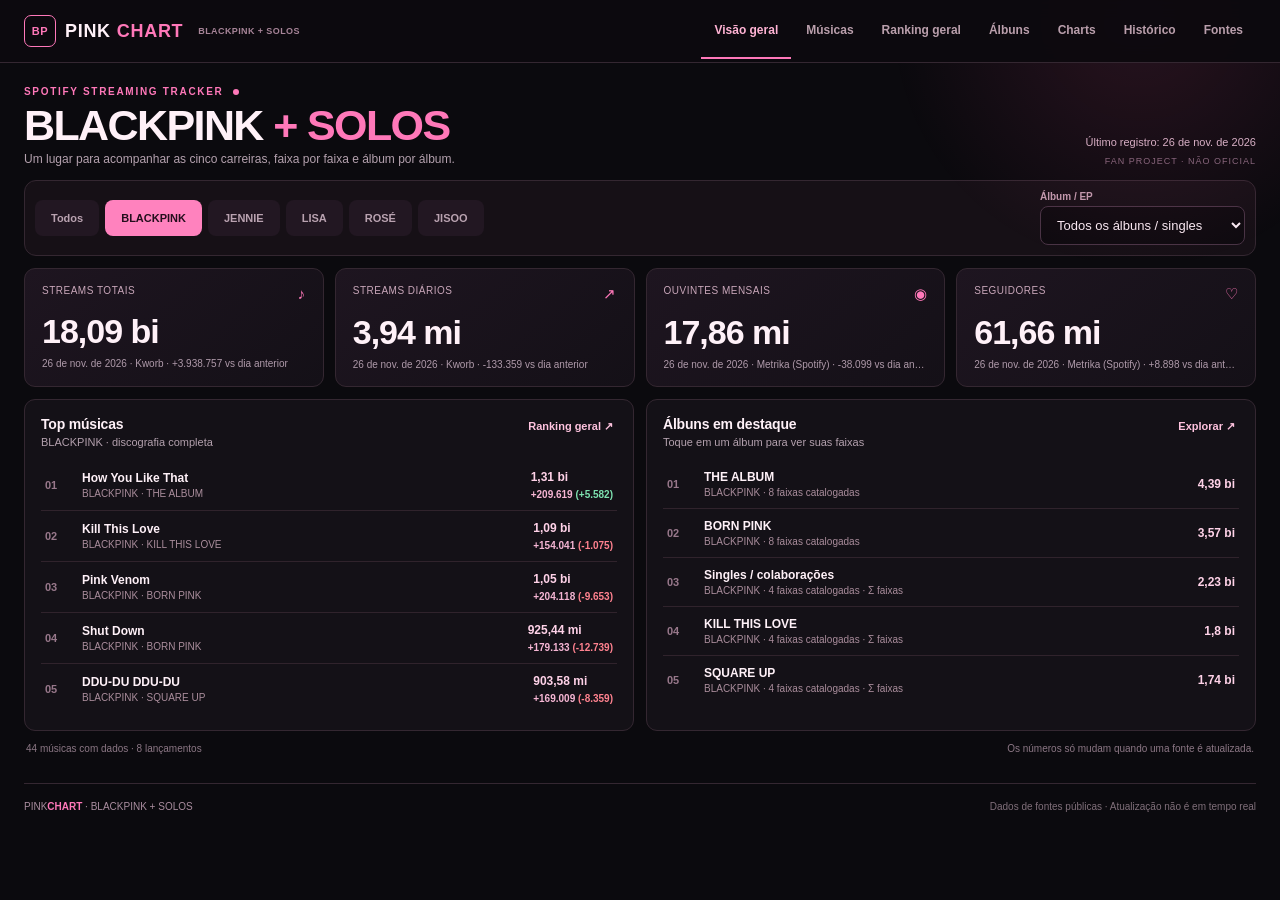
<file: index.html>
<!doctype html><html lang="pt-BR"><head>
<meta charset="utf-8"><meta name="viewport" content="width=device-width, initial-scale=1"><meta name="theme-color" content="#0c0b0f">
<meta name="description" content="PINKCHART: streams, álbuns e charts do BLACKPINK, JENNIE, LISA, ROSÉ e JISOO.">
<title>PINKCHART — BLACKPINK + SOLOS</title><link rel="icon" href="assets/favicon.svg" type="image/svg+xml"><link rel="stylesheet" href="assets/styles.css">
<script defer src="assets/seed.js"></script><script defer src="assets/app.js"></script></head><body>
<header class="topbar"><div class="shell header-in">
<a class="logo" href="#top" aria-label="PINKCHART início"><span class="logo-box">BP</span>PINK<span>CHART</span><small>BLACKPINK + SOLOS</small></a>
<nav id="tabs" aria-label="Navegação"><button class="tab active" data-tab="overview">Visão geral</button><button class="tab" data-tab="tracks">Músicas</button><button class="tab" data-tab="overall">Ranking geral</button><button class="tab" data-tab="albums">Álbuns</button><button class="tab" data-tab="charts">Charts</button><button class="tab" data-tab="history">Histórico</button><button class="tab" data-tab="sources">Fontes</button></nav>
</div></header>
<main class="shell" id="top">
<div class="mast"><div><div class="kicker">SPOTIFY STREAMING TRACKER <span class="live-dot"></span></div><h1>BLACKPINK <b>+ SOLOS</b></h1><p>Um lugar para acompanhar as cinco carreiras, faixa por faixa e álbum por álbum.</p></div><div class="mast-right"><span class="last" id="latestDate">Último registro: —</span><span class="nonofficial">FAN PROJECT · NÃO OFICIAL</span></div></div>
<div class="workspace" aria-label="Filtros principais"><div class="artist-picks" id="artistPicks"><button class="artist-chip" data-artist="all">Todos</button><button class="artist-chip active" data-artist="blackpink">BLACKPINK</button><button class="artist-chip" data-artist="jennie">JENNIE</button><button class="artist-chip" data-artist="lisa">LISA</button><button class="artist-chip" data-artist="rose">ROSÉ</button><button class="artist-chip" data-artist="jisoo">JISOO</button></div><div class="album-filter"><label for="albumSelect">Álbum / EP</label><select id="albumSelect"><option value="all">Todos os álbuns</option></select></div></div>
<div id="notice" class="notice" hidden></div>
<div class="statgrid" aria-label="Indicadores"><article class="stat"><small>STREAMS TOTAIS <span>♪</span></small><strong id="metric-streams">—</strong><p id="sub-streams">—</p></article><article class="stat"><small>STREAMS DIÁRIOS <span>↗</span></small><strong id="metric-dailyStreams">—</strong><p id="sub-dailyStreams">—</p></article><article class="stat"><small>OUVINTES MENSAIS <span>◉</span></small><strong id="metric-monthlyListeners">—</strong><p id="sub-monthlyListeners">—</p></article><article class="stat"><small>SEGUIDORES <span>♡</span></small><strong id="metric-followers">—</strong><p id="sub-followers">—</p></article></div>
<section data-view="overview" class="view visible"><div class="dual">
<div class="panel"><div class="panel-head"><div><h2 id="overviewHeading">Top músicas</h2><p id="overviewSub">Os maiores números disponíveis</p></div><button class="link-btn" data-open="overall">Ranking geral ↗</button></div><div id="topTracks" class="shortlist"></div></div>
<div class="panel"><div class="panel-head"><div><h2>Álbuns em destaque</h2><p>Toque em um álbum para ver suas faixas</p></div><button class="link-btn" data-open="albums">Explorar ↗</button></div><div id="albumHighlights" class="shortlist"></div></div></div>
<div class="subfooter"><span id="overviewStatus">Carregando os dados…</span><span>Os números só mudam quando uma fonte é atualizada.</span></div></section>
<section data-view="tracks" class="view" hidden><div class="panel"><div class="panel-head"><div><h2>Ranking de músicas</h2><p id="trackCount">Discografia por artista e álbum</p></div><button class="link-btn" id="exportCSV">↓ Exportar CSV</button></div><div class="tools"><input class="search" id="searchSongs" placeholder="Buscar música…" aria-label="Buscar música"><select id="sortSongs" aria-label="Ordenar faixas"><option value="total">Mais streams</option><option value="daily">Maior daily</option><option value="title">A–Z</option></select><label class="inline-checkbox"><input type="checkbox" id="hideVersions" checked> Ocultar versões</label></div><div class="table-wrap"><table class="listing"><thead><tr><th>#</th><th>Música</th><th>Artista / Álbum</th><th class="num">Streams</th><th class="num">Daily (Δ)</th></tr></thead><tbody id="songTable"></tbody></table></div><div class="paginate"><span id="songsPageInfo">—</span><div><button id="songPrev" aria-label="Página anterior">‹</button><button id="songNext" aria-label="Próxima página">›</button></div></div></div></section>
<section data-view="overall" class="view" hidden><div class="panel">
<div class="panel-head"><div><h2>Ranking geral · BLACKPINK + SOLOS</h2><p id="overallCount">Todas as faixas dos cinco perfis, inclusive versões e colaborações</p></div><button class="link-btn" id="overallCSV">↓ CSV completo</button></div>
<div class="tools ranking-tools">
<input class="search" id="overallSearch" placeholder="Buscar música ou artista…" aria-label="Buscar no ranking geral">
<select id="overallArtist" aria-label="Filtrar ranking por artista"><option value="all">Todos os 5 perfis</option><option value="blackpink">BLACKPINK</option><option value="jennie">JENNIE</option><option value="lisa">LISA</option><option value="rose">ROSÉ</option><option value="jisoo">JISOO</option></select>
<select id="overallSort" aria-label="Ordenar ranking geral"><option value="total">Mais streams totais</option><option value="daily">Maior daily</option><option value="change">Maior aumento no daily</option><option value="title">Nome A–Z</option></select>
<label class="inline-checkbox"><input type="checkbox" id="overallHideVersions"> Ocultar versões</label>
</div>
<p class="delta-help">Daily = streams no último dia disponível. (Δ) = diferença em relação à medição anterior da mesma música; (—) = aguardando outra coleta. As versões entram separadamente e colaborações podem constar em mais de um perfil.</p>
<div class="table-wrap"><table class="listing overall-table"><thead><tr><th>#</th><th>Música · Artista</th><th class="num">Streams</th><th class="num">Daily (Δ)</th></tr></thead><tbody id="overallTable"></tbody></table></div>
<div class="paginate"><span id="overallPageInfo">—</span><div><button id="overallPrev" aria-label="Página anterior do ranking">‹</button><button id="overallNext" aria-label="Próxima página do ranking">›</button></div></div>
</div></section>
<section data-view="albums" class="view" hidden><div class="panel"><div class="panel-head"><div><h2>Discografia por álbum</h2><p>Álbuns de estúdio, EPs e singles organizados por artista</p></div><span class="dim" id="albumCount"></span></div><div class="album-grid" id="albumGrid"></div></div></section>
<section data-view="charts" class="view" hidden><div class="panel"><div class="panel-head"><div><h2>Spotify Charts</h2><p>Top 200 por país — posição e streams quando disponíveis</p></div><span id="chartDate" class="dim">—</span></div><div class="tools"><div class="switch"><button data-period="daily" class="active">Diário</button><button data-period="weekly">Semanal</button></div><select id="country"><option value="ALL">Todos os países</option><option value="GLOBAL">Global</option><option value="BR">Brasil</option><option value="KR">Coreia</option><option value="US">EUA</option><option value="JP">Japão</option></select></div><div class="table-wrap"><table class="listing"><thead><tr><th>Data</th><th>Artista / Música</th><th>País</th><th class="num">#</th><th class="num">Streams</th></tr></thead><tbody id="chartTable"></tbody></table></div><div class="paginate"><span id="chartsPageInfo">—</span><div><button id="chartPrev">‹</button><button id="chartNext">›</button></div></div></div></section>
<section data-view="history" class="view" hidden><div class="panel"><div class="panel-head"><div><h2>Evolução e histórico</h2><p>Medições reais, por dia e por artista</p></div><select id="historyMetric"><option value="streams">Streams totais</option><option value="dailyStreams">Daily streams</option><option value="monthlyListeners">Ouvintes mensais</option><option value="followers">Seguidores</option></select></div><div class="graph" id="historyGraph"></div><div class="table-wrap"><table class="listing"><thead><tr><th>Data</th><th>Artista</th><th class="num">Streams</th><th class="num">Daily</th><th class="num">Ouvintes</th><th class="num">Seguidores</th></tr></thead><tbody id="historyTable"></tbody></table></div></div></section>
<section data-view="sources" class="view" hidden><div class="dual"><div class="panel"><h2>Fontes por artista</h2><div class="source-links" id="sourcesLinks"></div></div><div class="panel"><h2>Atualização diária e semanal</h2><p class="explain">Streams e álbuns: Kworb. Ouvintes e seguidores: Metrika quando disponíveis. O histórico individual de músicas permite calcular a diferença de streams diários entre duas coletas confirmadas; sem uma medição anterior aparece —.</p><p class="explain">Para o agendamento funcionar, publique a pasta do projeto no GitHub e ative o GitHub Actions/Pages. Em caso de falha, o site mantém o último valor verificado em vez de estimar streams.</p><p class="explain">Somas entre artistas podem duplicar colaborações; por isso o filtro “Todos” não soma métricas de perfis diferentes. Totais de álbuns mostrados pelo Kworb podem diferir da soma das faixas listadas.</p><p class="explain">PINKCHART é um projeto de fã, sem vínculo oficial com Spotify, BLACKPINK ou gravadoras.</p></div></div></section>
<footer class="foot"><span class="footer-brand">PINK<b>CHART</b> · BLACKPINK + SOLOS</span><span>Dados de fontes públicas · Atualização não é em tempo real</span></footer>
</main><div id="toast" role="status" aria-live="polite"></div></body></html>
</file>
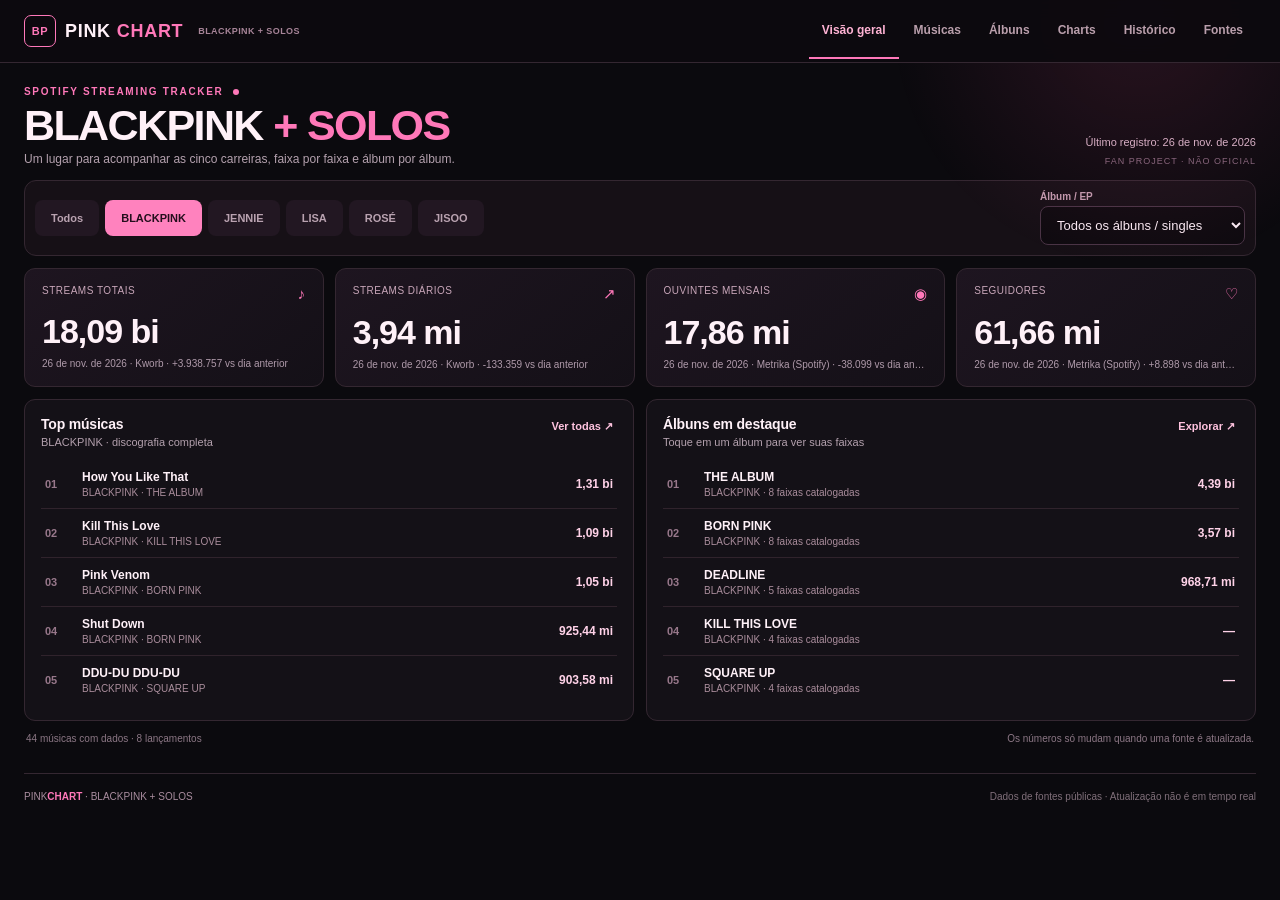
<file: pinkchart-preview.html>
<!doctype html><html lang="pt-BR"><head>
<meta charset="utf-8"><meta name="viewport" content="width=device-width, initial-scale=1"><meta name="theme-color" content="#0c0b0f">
<meta name="description" content="PINKCHART: streams, álbuns e charts do BLACKPINK, JENNIE, LISA, ROSÉ e JISOO.">
<title>PINKCHART — BLACKPINK + SOLOS</title><link rel="icon" href="assets/favicon.svg" type="image/svg+xml"><style>:root{font-family:Arial,Helvetica,sans-serif;color-scheme:dark;--bg:#0b0a0e;--panel:#141117;--line:#342731;--pink:#ff78b9;--text:#fff1f8;--muted:#b4a1ae}*{box-sizing:border-box}html{scroll-behavior:smooth}body{background:var(--bg);color:var(--text);margin:0;font-size:13px}body::before{content:"";position:fixed;top:-220px;right:-160px;width:600px;height:480px;background:radial-gradient(circle,rgba(255,81,159,.12),transparent 65%);pointer-events:none}button,input,select{font:inherit}button{cursor:pointer}a{color:inherit;text-decoration:none}a:hover{color:var(--pink)}.shell{width:min(1280px,100%);padding:0 24px;margin:auto}.topbar{position:sticky;top:0;z-index:20;background:rgba(13,10,15,.97);border-bottom:1px solid var(--line);backdrop-filter:blur(9px)}.header-in{display:flex;align-items:center;justify-content:space-between;gap:20px;min-height:62px}.logo{display:flex;align-items:center;white-space:nowrap;font-weight:900;letter-spacing:.7px;font-size:18px;gap:6px}.logo>span:not(.logo-box),.footer-brand b{color:var(--pink)}.logo-box{font-size:11px;display:grid;place-items:center;color:var(--pink);width:32px;height:32px;border:1px solid var(--pink);border-radius:7px;margin-right:3px}.logo small{font-size:9px;margin-left:9px;color:#a78498;letter-spacing:.4px}nav{display:flex;gap:2px;overflow-x:auto;scrollbar-width:none}nav::-webkit-scrollbar{display:none}nav button{background:transparent;border:0;border-bottom:2px solid transparent;color:#ba9fac;padding:20px 13px;white-space:nowrap;font-size:12px;font-weight:700}nav button.active,nav button:hover{color:#ffb3d4;border-color:var(--pink)}.mast{display:flex;align-items:end;justify-content:space-between;gap:12px;padding:23px 0 14px}.kicker{color:var(--pink);font-size:10px;font-weight:800;letter-spacing:1.7px}.live-dot{display:inline-block;height:6px;width:6px;border-radius:100%;background:var(--pink);margin-left:5px}h1{font-size:clamp(26px,3.7vw,43px);letter-spacing:-1.6px;margin:7px 0 5px;line-height:1;font-weight:900}h1 b{color:var(--pink)}.mast p{margin:0;color:var(--muted);font-size:12px}.mast-right{display:flex;flex-direction:column;align-items:end;gap:8px}.last{font-size:11px;color:#d6b4c7}.nonofficial{font-size:9px;letter-spacing:1px;color:#83677b}.workspace{display:flex;justify-content:space-between;align-items:center;gap:15px;border:1px solid var(--line);padding:10px;border-radius:12px;background:#161016}.artist-picks{display:flex;gap:6px;min-width:0;overflow-x:auto;scrollbar-width:none}.artist-picks::-webkit-scrollbar{display:none}.artist-chip{padding:11px 15px;color:#b9a2b0;border:1px solid transparent;border-radius:8px;background:#221722;font-size:11px;font-weight:800;white-space:nowrap}.artist-chip.active,.artist-chip:hover{background:#ff82be;color:#230e1c}.album-filter{display:flex;flex-direction:column;gap:4px;min-width:205px}.album-filter label{font-size:10px;color:#c19aad;font-weight:700}.album-filter select,select,.search{background:#0f0b10;color:#faebf3;border:1px solid #493445;border-radius:8px;outline:0;padding:10px 12px;max-width:100%}select:focus,input:focus{border-color:var(--pink)}.notice{padding:9px 13px;border-left:2px solid var(--pink);background:#281624;margin-top:10px;font-size:11px;color:#e5bfd2;border-radius:4px}.statgrid{display:grid;grid-template-columns:repeat(4,minmax(0,1fr));gap:11px;margin:12px 0}.stat{background:linear-gradient(140deg,#1e1520,#141017);border:1px solid var(--line);border-radius:11px;min-width:0;padding:16px 17px}.stat small{display:flex;justify-content:space-between;color:#c8a6b9;font-size:10px;letter-spacing:.5px}.stat small span{font-size:15px;color:var(--pink)}.stat strong{display:block;font-size:clamp(20px,3vw,34px);margin:10px 0 7px;letter-spacing:-1px;white-space:nowrap}.stat p{font-size:10px;color:#af9aaa;margin:0;white-space:nowrap;overflow:hidden;text-overflow:ellipsis}.view[hidden]{display:none!important}.view{animation:appear .14s ease-out}@keyframes appear{from{opacity:.6}to{opacity:1}}.dual{display:grid;grid-template-columns:1fr 1fr;gap:12px}.panel{background:var(--panel);border:1px solid var(--line);border-radius:11px;padding:16px;min-width:0}.panel-head{display:flex;justify-content:space-between;align-items:start;gap:10px;margin-bottom:12px}h2{font-size:14px;margin:0 0 4px;letter-spacing:-.2px}.panel-head p{margin:0;color:var(--muted);font-size:11px}.link-btn{color:#ffc3df;font-size:11px;font-weight:800;background:none;border:0;white-space:nowrap;padding:4px}.shortlist{display:flex;flex-direction:column}.short-item{display:grid;grid-template-columns:26px minmax(0,1fr) auto;gap:11px;align-items:center;padding:10px 4px;border-bottom:1px solid #30232c;min-height:47px}.short-item:last-child{border-bottom:0}.short-item.clickable{cursor:pointer}.short-item.clickable:hover{background:#241721}.rank{color:#98788b;font-size:11px;font-weight:700}.short-name{font-weight:800;font-size:12px;white-space:nowrap;text-overflow:ellipsis;overflow:hidden}.short-meta{font-size:10px;color:#aa8d9c;margin-top:3px}.short-value{font-size:12px;color:#ffd2e8;font-weight:800;white-space:nowrap}.subfooter{display:flex;justify-content:space-between;gap:8px;color:#8c7785;font-size:10px;padding:12px 2px}.tools{display:flex;gap:8px;align-items:center;flex-wrap:wrap;margin-bottom:13px}.search{flex:1;min-width:165px}.inline-checkbox{font-size:11px;color:#b5a1b0;white-space:nowrap}.inline-checkbox input{accent-color:var(--pink)}.table-wrap{overflow-x:auto;max-width:100%}.listing{width:100%;border-collapse:collapse;text-align:left}.listing th{font-size:10px;letter-spacing:.45px;text-transform:uppercase;color:#9a8392;font-weight:700;border-bottom:1px solid #3a2d35;padding:10px}.listing td{font-size:12px;border-bottom:1px solid #2b2229;padding:12px 10px;vertical-align:middle}.listing tbody tr:hover{background:#21161f}.listing th.num,.listing td.num{text-align:right;white-space:nowrap;font-variant-numeric:tabular-nums}.songtitle{font-weight:800;min-width:135px}.songtitle small{font-weight:400;color:#b08da0}.label-mini{font-size:10px;color:#a98b9d}.songtitle a{margin-left:8px;color:var(--pink);font-weight:400}.number-pink{color:#ffacd3;font-weight:700}.empty{text-align:center;color:#b2a0ae;padding:34px 14px!important;font-size:12px}.paginate{display:flex;justify-content:space-between;align-items:center;padding-top:10px;color:var(--muted);font-size:11px}.paginate button{border:1px solid #513545;background:#261622;color:#ffabd0;border-radius:7px;width:33px;height:29px;font-size:19px;margin-left:4px}.paginate button:disabled{opacity:.35;cursor:not-allowed}.album-grid{display:grid;grid-template-columns:repeat(3,minmax(0,1fr));gap:10px;max-height:405px;overflow:auto;padding-right:3px}.album-tile{background:#1d141c;border:1px solid #40303b;border-radius:10px;padding:13px;text-align:left;min-width:0;display:flex;align-items:center;gap:12px;color:inherit;transition:border-color .15s}.album-tile:hover{border-color:var(--pink)}.album-icon{background:#301b2b;color:#ffa9cf;border:1px solid #61394e;width:44px;height:44px;border-radius:9px;display:grid;place-items:center;font-size:17px;flex-shrink:0}.album-tile strong{display:block;white-space:nowrap;text-overflow:ellipsis;overflow:hidden;font-size:12px}.album-tile small{display:block;margin-top:4px;font-size:10px;color:#b49eab}.album-text{min-width:0}.album-count{font-size:11px;color:#ffb8d7;font-weight:800;display:block;margin-top:5px}.switch{display:flex;border:1px solid #4a3442;background:#0c0a0d;border-radius:8px;padding:3px}.switch button{border:0;background:transparent;color:#bdaab5;border-radius:5px;padding:8px 12px;font-size:11px;font-weight:800}.switch button.active{color:#2d1320;background:var(--pink)}.dim{color:var(--muted);font-size:10px}.graph{height:160px;display:flex;align-items:center;justify-content:center;border:1px dashed #3e2c38;border-radius:9px;margin:12px 0;color:#a891a1;font-size:12px;text-align:center;padding:15px}.graph svg{width:100%;height:100%;overflow:visible}.source-links{display:grid;gap:8px}.source-links a{border:1px solid #3c2d38;border-radius:9px;padding:11px 12px;font-size:12px;display:flex;justify-content:space-between;color:#e9cbd9}.explain{color:#bca9b5;font-size:12px;line-height:1.6}.foot{margin-top:17px;border-top:1px solid var(--line);display:flex;justify-content:space-between;padding:17px 0 26px;font-size:10px;color:#aa8d9f}.foot>span:last-child{color:#806f7a}#toast{position:fixed;bottom:20px;right:20px;background:#291521;border:1px solid #9e5476;color:#ffecf4;display:none;padding:12px 15px;border-radius:9px;z-index:80}#toast.show{display:block}@media(max-width:1060px){.header-in{flex-direction:column;align-items:stretch;gap:0;padding-top:9px}.logo{height:34px}nav{width:100%;justify-content:space-between}nav button{padding:12px 10px}.workspace{flex-wrap:wrap}.artist-picks{width:100%}.album-filter{width:100%}.album-filter select{width:100%}}@media(max-width:700px){.shell{padding:0 14px}.mast{padding:15px 0 11px}.mast h1{font-size:27px}.mast p{display:none}.mast-right{gap:4px}.nonofficial{display:none}.last{font-size:10px;text-align:right}.workspace{padding:7px;gap:7px}.artist-chip{padding:10px 13px}.album-filter{flex-direction:row;align-items:center}.album-filter label{min-width:63px}.album-filter select{flex:1;padding:9px;font-size:11px}.statgrid{grid-template-columns:repeat(2,minmax(0,1fr));gap:7px;margin:9px 0}.stat{padding:11px 12px}.stat strong{font-size:23px;margin:7px 0 4px}.stat small{font-size:9px}.stat p{font-size:9px}.dual{grid-template-columns:1fr;gap:9px}.panel{padding:12px}.short-item{min-height:40px;padding:7px 4px}.shortlist .short-item:nth-child(n+5){display:none}.album-grid{grid-template-columns:repeat(2,minmax(0,1fr));max-height:330px}.album-tile{padding:8px;gap:8px}.album-icon{width:35px;height:35px}.listing td{padding:9px 7px;font-size:11px}.listing th{padding:8px 7px}.listing th:nth-child(3),.listing td:nth-child(3){display:none}.songtitle{min-width:130px}.tools{gap:6px}.foot>span:last-child{display:none}}@media(max-width:375px){.logo small{display:none}.artist-chip{padding:10px}.stat strong{font-size:21px}.album-grid{grid-template-columns:1fr}}
</style>
<script>window.__PINKCHART_SEED = {"artists":{"blackpink":{"artist":"BLACKPINK","artistId":"41MozSoPIsD1dJM0CLPjZF","metrics":{"streams":{"value":17893472271,"date":"2026-10-09","source":"Kworb","approximate":false},"dailyStreams":{"value":4255766,"date":"2026-10-09","source":"Kworb","approximate":false},"monthlyListeners":{"value":19028664,"date":"2026-10-10","source":"Spotify Top","approximate":false},"followers":{"value":61200000,"date":"2026-10-10","source":"ChartMasters","approximate":true},"tracks":{"value":109,"date":"2026-10-09","source":"Kworb","approximate":false}},"songsDate":"2026-10-09","songs":[["How You Like That",1297956812,227852],["Kill This Love",1081673172,167845],["Pink Venom",1040514225,239949],["Shut Down",916021582,205621],["DDU-DU DDU-DU",894952340,185343],["As If It's Your Last",822246291,239187],["Kiss And Make Up",785280008,142189],["Lovesick Girls",768976728,161163],["BOOMBAYAH",732538349,200694],["JUMP",704721569,549681],["Ice Cream (with Selena Gomez)",677327628,89913],["Pretty Savage",599859268,146292],["PLAYING WITH FIRE",571733813,165919],["WHISTLE",510573077,118037],["Typa Girl",488457178,95735],["Forever Young",453504945,116507],["Sour Candy (with BLACKPINK)",428160091,54111],["Don't Know What To Do",370490653,89408],["Tally",347048279,57170],["Love To Hate Me",295862962,58639],["STAY",290263025,57505],["Crazy Over You",284124266,49877],["Hard to Love",275563570,50051],["Bet You Wanna (feat. Cardi B)",224243363,26102],["You Never Know",208668409,31397],["Really",200182908,35136],["Kick It",193931356,32376],["See U Later",175325124,33961],["THE GIRLS - BLACKPINK THE GAME OST",168979954,35115],["The Happiest Girl",167666829,32131],["Ready For Love",153300934,32025],["Yeah Yeah Yeah",149601008,25355],["Hope Not",143058664,20088],["GO",106994385,148150],["BOOMBAYAH - Japanese Version",100408026,10093],["DDU-DU DDU-DU - Remix",95386505,13282],["DDU-DU DDU-DU - Japanese Version",81849471,9552],["WHISTLE - Acoustic Ver.",81406146,11894],["Champion",53308658,80682],["Me and my",37652039,55397],["Fxxxboy",27046707,34532]],"albumsDate":"2026-10-09","albums":[["THE ALBUM",4357019436,791235],["BORN PINK",3538173605,738037],["BLACKPINK 2021 'THE SHOW' LIVE",3236722745,574033],["THE ALBUM (JP Ver.)",2286457623,391711],["DEADLINE",929723358,868442],["Dua Lipa (Complete Edition)",785280008,142189],["BLACKPINK IN YOUR AREA (Japanese Version)",493735640,60757],["BLACKPINK (Japanese Version)",294158374,36058]],"chartsDate":"2026-10-10","charts":[{"country":"Coreia do Sul","code":"KR","period":"daily","title":"As If It's Your Last","position":190,"streams":12868,"date":"2026-10-10","source":"Spotify Top"}],"sourceLinks":{"kworbSongs":"https://kworb.net/spotify/artist/41MozSoPIsD1dJM0CLPjZF_songs.html","kworbAlbums":"https://kworb.net/spotify/artist/41MozSoPIsD1dJM0CLPjZF_albums.html","spotifyTop":"https://spotify-top.com/artist/blackpink","chartmasters":"https://chartmasters.org/artist/Black-Pink/","spotify":"https://open.spotify.com/artist/41MozSoPIsD1dJM0CLPjZF"}},"jennie":{"artist":"JENNIE","artistId":"250b0Wlc5Vk0CoUsaCY84M","metrics":{"streams":{"value":8732773989,"date":"2026-10-09","source":"Kworb","approximate":false},"dailyStreams":{"value":7409324,"date":"2026-10-09","source":"Kworb","approximate":false},"tracks":{"value":43,"date":"2026-10-09","source":"Kworb","approximate":false},"monthlyListeners":{"value":47979524,"date":"2026-10-07","source":"Spotify Top","approximate":false}},"songsDate":"2026-10-09","songs":[["One Of The Girls (with JENNIE, Lily Rose Depp)",2885552990,2166353],["like JENNIE",958990019,645728],["SOLO",802509996,137320],["Mantra",588614418,277769],["Dracula (with JENNIE)",548560152,1336723],["You & Me",357253259,113622],["ExtraL (feat. Doechii)",355393582,221014],["SPOT!",310646826,133217],["Love Hangover (feat. Dominic Fike)",251119523,132982],["Intro : JANE with FKJ",37444867,25658],["F.T.S.",36425417,26235],["FALLEN ANGEL",30569426,335344],["HEAVEN",21590117,225039]],"albumsDate":"2026-09-27","albums":[["Ruby (The Complete Collection)",3278862215,2277911],["Ruby",3220157206,2142050],["Fallen Angel",114811682,1207380]],"charts":[{"artistKey":"jennie","country":"Global","code":"GLOBAL","period":"daily","title":"One Of The Girls","position":39,"streams":1935918,"date":"2026-10-07","source":"Spotify Top"},{"artistKey":"jennie","country":"Coreia do Sul","code":"KR","period":"daily","title":"Less than a Lover","position":68,"streams":19022,"date":"2026-10-07","source":"Spotify Top"}],"chartsDate":"2026-10-07","sourceLinks":{"kworbSongs":"https://kworb.net/spotify/artist/250b0Wlc5Vk0CoUsaCY84M_songs.html","kworbAlbums":"https://kworb.net/spotify/artist/250b0Wlc5Vk0CoUsaCY84M_albums.html","spotify":"https://open.spotify.com/artist/250b0Wlc5Vk0CoUsaCY84M","spotifyTop":"https://spotify-top.com/artist/jennie"}},"lisa":{"artist":"LISA","artistId":"5L1lO4eRHmJ7a0Q6csE5cT","metrics":{"streams":{"value":5628526045,"date":"2026-10-09","source":"Kworb","approximate":false},"dailyStreams":{"value":3686097,"date":"2026-10-09","source":"Kworb","approximate":false},"tracks":{"value":32,"date":"2026-10-09","source":"Kworb","approximate":false},"monthlyListeners":{"value":18420795,"date":"2026-10-10","source":"Spotify Top","approximate":false}},"songsDate":"2026-10-09","songs":[["MONEY",1442042566,233873],["LALISA",656111398,133223],["Rockstar",643762144,336181],["Moonlit Floor (Kiss Me)",446343004,175816],["New Woman (feat. ROSALÍA)",425422228,143008],["Born Again (feat. Doja Cat & RAYE)",397692056,237636],["SG (with Ozuna, Megan Thee Stallion & LISA of BLACKPINK)",354358681,60189],["Shoong! (feat. LISA of BLACKPINK)",225902115,55855]],"albumsDate":"2026-10-09","albums":[["Alter Ego",2539888576,1423727],["Love Is Like",108580023,59911]],"charts":[{"artistKey":"lisa","country":"Global","code":"GLOBAL","period":"daily","title":"SaWaDiKa","position":165,"streams":1240999,"date":"2026-10-10","source":"Spotify Top"}],"chartsDate":"2026-10-10","sourceLinks":{"kworbSongs":"https://kworb.net/spotify/artist/5L1lO4eRHmJ7a0Q6csE5cT_songs.html","kworbAlbums":"https://kworb.net/spotify/artist/5L1lO4eRHmJ7a0Q6csE5cT_albums.html","spotify":"https://open.spotify.com/artist/5L1lO4eRHmJ7a0Q6csE5cT","spotifyTop":"https://spotify-top.com/artist/lisa"}},"rose":{"artist":"ROSÉ","artistId":"3eVa5w3URK5duf6eyVDbu9","metrics":{"streams":{"value":5882514427,"date":"2026-10-09","source":"Kworb","approximate":false},"dailyStreams":{"value":3338055,"date":"2026-10-09","source":"Kworb","approximate":false},"tracks":{"value":19,"date":"2026-10-09","source":"Kworb","approximate":false},"monthlyListeners":{"value":27844070,"date":"2026-10-10","source":"Spotify Top","approximate":false}},"songsDate":"2026-10-09","songs":[["APT.",2662855494,1259620],["On The Ground",597284668,95488],["toxic till the end",487676541,318023],["Gone",478330907,103125],["number one girl",370700701,248340],["Messy (From F1® The Movie)",203690680,163099],["On My Mind",151260010,128038],["drinks or coffee",146015035,90323],["stay a little longer",117214516,87884],["3am",101559433,88792],["two years",99109836,72451],["gameboy",95448422,55229],["too bad for us",60934410,40892],["dance all night",60282985,48308],["call it the end",49822879,35162],["not the same",48419262,25998],["new trick",15561799,423102]],"albumsDate":"2026-10-08","albums":[["rosie",4297668492,2395414]],"charts":[{"artistKey":"rose","country":"Global","code":"GLOBAL","period":"daily","title":"APT.","position":150,"streams":1289544,"date":"2026-10-10","source":"Spotify Top"},{"artistKey":"rose","country":"Coreia do Sul","code":"KR","period":"daily","title":"toxic till the end","position":97,"streams":16751,"date":"2026-10-10","source":"Spotify Top"}],"chartsDate":"2026-10-10","sourceLinks":{"kworbSongs":"https://kworb.net/spotify/artist/3eVa5w3URK5duf6eyVDbu9_songs.html","kworbAlbums":"https://kworb.net/spotify/artist/3eVa5w3URK5duf6eyVDbu9_albums.html","spotify":"https://open.spotify.com/artist/3eVa5w3URK5duf6eyVDbu9","spotifyTop":"https://spotify-top.com/artist/rose"}},"jisoo":{"artist":"JISOO","artistId":"6UZ0ba50XreR4TM8u322gs","metrics":{"streams":{"value":1424625574,"date":"2026-10-05","source":"Kworb","approximate":false},"dailyStreams":{"value":845860,"date":"2026-10-05","source":"Kworb","approximate":false},"tracks":{"value":13,"date":"2026-10-05","source":"Kworb","approximate":false},"monthlyListeners":{"value":7621898,"date":"2026-10-10","source":"Spotify Top","approximate":false}},"songsDate":"2026-10-05","songs":[["FLOWER",639427471,105582],["earthquake",202923514,116893],["All Eyes On Me",191771293,41571],["EYES CLOSED (with ZAYN)",184023517,152327],["Your Love",88410693,96602],["Hugs & Kisses",49346958,47237],["TEARS",35747945,32757],["CLICK",21671414,241964]],"albumsDate":"2026-10-05","albums":[["AMORTAGE",376429110,293489]],"charts":[{"artistKey":"jisoo","country":"Vietnã","code":"VN","period":"daily","title":"CLICK","position":178,"streams":23553,"date":"2026-10-10","source":"Spotify Top"}],"chartsDate":"2026-10-10","sourceLinks":{"kworbSongs":"https://kworb.net/spotify/artist/6UZ0ba50XreR4TM8u322gs_songs.html","kworbAlbums":"https://kworb.net/spotify/artist/6UZ0ba50XreR4TM8u322gs_albums.html","spotify":"https://open.spotify.com/artist/6UZ0ba50XreR4TM8u322gs","spotifyTop":"https://spotify-top.com/artist/jisoo"}}},"catalog":{"blackpink":{"DEADLINE":["JUMP","GO","Me and my","Champion","Fxxxboy"],"BORN PINK":["Pink Venom","Shut Down","Typa Girl","Yeah Yeah Yeah","Hard to Love","The Happiest Girl","Tally","Ready For Love"],"THE ALBUM":["How You Like That","Ice Cream","Pretty Savage","Bet You Wanna","Lovesick Girls","Crazy Over You","Love To Hate Me","You Never Know"],"KILL THIS LOVE":["Kill This Love","Don't Know What To Do","Kick It","Hope Not"],"SQUARE UP":["DDU-DU DDU-DU","Forever Young","Really","See U Later"],"SQUARE TWO":["PLAYING WITH FIRE","STAY"],"SQUARE ONE":["WHISTLE","BOOMBAYAH"],"Singles / colaborações":["As If It's Your Last","Kiss And Make Up","Sour Candy","THE GIRLS"]},"jennie":{"Ruby":["Intro : JANE with FKJ","like JENNIE","start a war","Handlebars","with the IE (way up)","ExtraL","Mantra","Love Hangover","ZEN","Damn Right","F.T.S.","Filter","Seoul City","Starlight","twin"],"Fallen Angel":["FALLEN ANGEL","Less than a Lover","HEAVEN"],"SOLO":["SOLO"],"Singles / colaborações":["You & Me","SPOT!","One Of The Girls","Dracula"]},"lisa":{"Alter Ego":["Born Again","Rockstar","Elastigirl","Thunder","New Woman","FXCK UP THE WORLD","Rapunzel","Moonlit Floor (Kiss Me)","When I’m With You","BADGRRRL","Lifestyle","Chill","Dream","FXCK UP THE WORLD (Vixi Solo Version)","Rapunzel (Kiki Solo Version)"],"LALISA":["LALISA","MONEY"],"Singles / colaborações":["SG","Shoong!","SaWaDiKa"]},"rose":{"rosie":["3am","two years","toxic till the end","drinks or coffee","gameboy","stay a little longer","not the same","call it the end","too bad for us","dance all night","number one girl","APT."],"-R-":["On The Ground","Gone"],"Singles / colaborações":["Messy","On My Mind","Without You","new trick"]},"jisoo":{"AMORTAGE":["earthquake","Your Love","TEARS","Hugs & Kisses"],"ME":["FLOWER","All Eyes On Me"],"Singles / colaborações":["EYES CLOSED","CLICK"]}},"artistHistory":{"blackpink":[{"date":"2026-10-09","streams":17893472271,"dailyStreams":4255766},{"date":"2026-10-10","monthlyListeners":19028664,"followers":61200000,"followersApproximate":true}],"jennie":[{"date":"2026-10-07","monthlyListeners":47979524},{"date":"2026-10-09","streams":8732773989,"dailyStreams":7409324}],"lisa":[{"date":"2026-10-09","streams":5628526045,"dailyStreams":3686097},{"date":"2026-10-10","monthlyListeners":18420795}],"rose":[{"date":"2026-10-09","streams":5882514427,"dailyStreams":3338055},{"date":"2026-10-10","monthlyListeners":27844070}],"jisoo":[{"date":"2026-10-05","streams":1424625574,"dailyStreams":845860},{"date":"2026-10-10","monthlyListeners":7621898}]},"chartHistoryAll":[{"country":"Coreia do Sul","code":"KR","period":"daily","title":"As If It's Your Last","position":190,"streams":12868,"date":"2026-10-10","source":"Spotify Top","artistKey":"blackpink"},{"artistKey":"jennie","country":"Global","code":"GLOBAL","period":"daily","title":"One Of The Girls","position":39,"streams":1935918,"date":"2026-10-07","source":"Spotify Top"},{"artistKey":"jennie","country":"Coreia do Sul","code":"KR","period":"daily","title":"Less than a Lover","position":68,"streams":19022,"date":"2026-10-07","source":"Spotify Top"},{"artistKey":"lisa","country":"Global","code":"GLOBAL","period":"daily","title":"SaWaDiKa","position":165,"streams":1240999,"date":"2026-10-10","source":"Spotify Top"},{"artistKey":"rose","country":"Global","code":"GLOBAL","period":"daily","title":"APT.","position":150,"streams":1289544,"date":"2026-10-10","source":"Spotify Top"},{"artistKey":"rose","country":"Coreia do Sul","code":"KR","period":"daily","title":"toxic till the end","position":97,"streams":16751,"date":"2026-10-10","source":"Spotify Top"},{"artistKey":"jisoo","country":"Vietnã","code":"VN","period":"daily","title":"CLICK","position":178,"streams":23553,"date":"2026-10-10","source":"Spotify Top"}]};
</script><script>(()=>{'use strict';
const $=s=>document.querySelector(s),$$=s=>[...document.querySelectorAll(s)];
const KEY_ORDER=['blackpink','jennie','lisa','rose','jisoo'];
const NAMES={blackpink:'BLACKPINK',jennie:'JENNIE',lisa:'LISA',rose:'ROSÉ',jisoo:'JISOO'};
const metricNames={streams:'Streams',dailyStreams:'Daily',monthlyListeners:'Ouvintes mensais',followers:'Seguidores'};
const st={artist:'blackpink',album:'all',view:'overview',songPage:0,chartPage:0,chartPeriod:'daily',artists:{},catalog:{},history:{},charts:[],search:'',sort:'total',hideVersions:true};
function esc(s){return String(s??'').replace(/[&<>"']/g,c=>({'&':'&amp;','<':'&lt;','>':'&gt;','"':'&quot;',"'":'&#39;'}[c]))}
function num(n){return n==null||!Number.isFinite(Number(n))?'—':Number(n).toLocaleString('pt-BR')}
function short(n){if(n==null||!Number.isFinite(Number(n)))return '—';n=Number(n);for(const [size,sfx] of [[1e12,'tri'],[1e9,'bi'],[1e6,'mi'],[1e3,'mil']])if(Math.abs(n)>=size)return (n/size).toLocaleString('pt-BR',{maximumFractionDigits:2})+' '+sfx;return num(n)}
function when(d){return d?new Date(d+'T12:00:00').toLocaleDateString('pt-BR',{day:'2-digit',month:'short',year:'numeric'}):'Sem coleta'}
function norm(s){return String(s||'').normalize('NFD').replace(/[\u0300-\u036f]/g,'').replace(/[^a-z0-9]+/ig,' ').trim().toLowerCase()}
function matchTitle(s,expected){const a=norm(s),b=norm(expected);if(a===b)return true;const extra=a.startsWith(b+' ')?a.slice(b.length+1):b.startsWith(a+' ')?b.slice(a.length+1):null;return !!(extra&&/^(feat|ft|featuring|with|from|the game|blackpink the game)/.test(extra))}
function ver(s){return /(remix|live|japanese|acoustic|instrumental|sped up|slowed| extended|0\.5x|2x\b|just jennie|arena tour|tokyo dome)/i.test(s)}
function data(k){return st.artists[k]||{metrics:{},songs:[],albums:[],charts:[]}}
function artistAlbumEntries(k){const p=data(k),seen=new Set(),out=[];
  for(const name of Object.keys(st.catalog[k]||{})){const values=(p.albums||[]).filter(a=>norm(a[0])===norm(name));const best=values.sort((a,b)=>b[1]-a[1])[0];out.push({key:k,name,total:best?.[1]??null,daily:best?.[2]??null,count:(st.catalog[k][name]||[]).length,measured:!!best});seen.add(norm(name))}
  for(const a of p.albums||[]){if(seen.has(norm(a[0])))continue;if(/\b(live|japanese|jp ver|complete edition|complete collection|greatest hits|tour|remix)\b/i.test(a[0]))continue;seen.add(norm(a[0]));out.push({key:k,name:a[0],total:a[1],daily:a[2],count:null,measured:true})}
  return out;
}
function albums(){return (st.artist==='all'?KEY_ORDER:[st.artist]).flatMap(artistAlbumEntries)}
function albumOf(k,title){for(const [name,titles] of Object.entries(st.catalog[k]||{}))if(titles.some(t=>matchTitle(title,t)))return name;return 'Outras faixas / versões'}
function tracks(){const keys=st.artist==='all'?KEY_ORDER:[st.artist];let rows=[];
 for(const k of keys){for(const [title,total,daily] of data(k).songs||[]){const alb=albumOf(k,title);if(st.album!=='all'&&st.album!==k+'|'+alb)continue;if(st.hideVersions&&ver(title))continue;if(st.search&&!norm(title+' '+NAMES[k]+' '+alb).includes(norm(st.search)))continue;rows.push({key:k,title,total,daily,album:alb,date:data(k).songsDate})}
  if(st.album!=='all' && st.album.startsWith(k+'|')){const chosen=st.album.split('|').slice(1).join('|');const expected=(st.catalog[k]||{})[chosen]||[];for(const title of expected){if(rows.some(r=>r.key===k&&r.album===chosen&&matchTitle(r.title,title)))continue;if(st.hideVersions&&ver(title))continue;if(st.search&&!norm(title+' '+NAMES[k]+' '+chosen).includes(norm(st.search)))continue;rows.push({key:k,title,total:null,daily:null,album:chosen,date:null})}}}
 rows.sort(st.sort==='title'?(a,b)=>a.title.localeCompare(b.title,'pt'):st.sort==='daily'?(a,b)=>(b.daily??-1)-(a.daily??-1):(a,b)=>(b.total??-1)-(a.total??-1));return rows;
}
function profileHistory(k){return (st.history[k]||[]).slice().sort((a,b)=>a.date.localeCompare(b.date))}
function lastDiff(k,metric){const rows=profileHistory(k).filter(x=>x[metric]!=null);if(rows.length<2)return null;const last=rows.at(-1),target=new Date(last.date+'T12:00:00');target.setDate(target.getDate()-1);const previous=[...rows].reverse().find(r=>new Date(r.date+'T12:00:00')<=target);return previous?last[metric]-previous[metric]:null}
function selectedAlbum(){if(st.album==='all')return null;const [key,name]=st.album.split('|');return artistAlbumEntries(key).find(a=>a.name===name)||null}
function renderMetrics(){const album=selectedAlbum(),p=st.artist==='all'?null:data(st.artist),pkey=st.artist;
 for(const key of Object.keys(metricNames)){
  let metric=p?.metrics?.[key],val=metric?.value??null,desc=metric?`${when(metric.date)} · ${metric.source||'Fonte'}`:'Sem medição';
  if(album){if(key==='streams'||key==='dailyStreams'){val=key==='streams'?album.total:album.daily;desc=album.measured?`Álbum · ${when(data(album.key).albumsDate)}`:'Álbum · sem total verificado'}else desc=metric?`Perfil de ${NAMES[pkey]} · ${when(metric.date)}`:'Perfil · sem medição'}
  else if(pkey==='all'){desc='Selecione um artista — totais não somados'}
  const change=!album&&pkey!=='all'?lastDiff(pkey,key):null;
  let changeText=change==null?'':` · ${change>=0?'+':''}${num(change)} vs dia anterior`;
  $('#metric-'+key).textContent=(metric?.approximate&&!album?'≈ ':'')+short(val);
  $('#metric-'+key).title=val!=null?`${num(val)} · ${desc}`:desc;
  $('#sub-'+key).textContent=desc+changeText;
 }
 const dates=(st.artist==='all'?KEY_ORDER:[st.artist]).flatMap(k=>Object.values(data(k).metrics||{}).map(x=>x.date).filter(Boolean)).sort();
 $('#latestDate').textContent='Último registro: '+when(dates.at(-1));
 const notice=$('#notice');if(st.artist==='all'){notice.textContent='Todos os artistas: compare músicas e álbuns; os indicadores não são somados, pois participações podem aparecer em perfis diferentes.';notice.hidden=false}
 else if(album&&(!album.measured)){notice.textContent=`${album.name}: as faixas conhecidas aparecem abaixo, mas ainda não há total de álbum verificado no coletor. Isso não significa zero streams.`;notice.hidden=false}
 else{notice.hidden=true}
}
function fillAlbumPicker(){const selector=$('#albumSelect');const old=st.album;const list=albums();selector.innerHTML='<option value="all">Todos os álbuns / singles</option>'+list.map(a=>`<option value="${esc(a.key+'|'+a.name)}">${st.artist==='all'?esc(NAMES[a.key]+' · '):''}${esc(a.name)}</option>`).join('');if(list.some(a=>a.key+'|'+a.name===old)){selector.value=old}else{st.album='all';selector.value='all'}}
function topTrackMarkup(t,i){return `<div class="short-item"><span class="rank">${String(i+1).padStart(2,'0')}</span><div style="min-width:0"><div class="short-name" title="${esc(t.title)}">${esc(t.title)}</div><div class="short-meta">${esc(NAMES[t.key])} · ${esc(t.album)}</div></div><div class="short-value" title="${num(t.total)}">${short(t.total)}</div></div>`}
function renderOverview(){const rows=tracks().filter(t=>!ver(t.title)).sort((a,b)=>b.total-a.total);$('#overviewHeading').textContent=st.album==='all'?'Top músicas':'Faixas do álbum';$('#overviewSub').textContent=st.artist==='all'?'BLACKPINK + as quatro carreiras solo':NAMES[st.artist]+' · '+(selectedAlbum()?.name||'discografia completa');$('#topTracks').innerHTML=rows.slice(0,5).map(topTrackMarkup).join('')||'<div class="empty">Nenhuma faixa disponível com esses filtros.</div>';
const sorted=albums().sort((a,b)=>(b.total??0)-(a.total??0));$('#albumHighlights').innerHTML=sorted.slice(0,5).map((a,i)=>`<div class="short-item clickable" role="button" tabindex="0" data-pick-album="${esc(a.key+'|'+a.name)}"><span class="rank">${String(i+1).padStart(2,'0')}</span><div style="min-width:0"><div class="short-name">${esc(a.name)}</div><div class="short-meta">${esc(NAMES[a.key])} · ${a.count??'—'} faixas catalogadas</div></div><div class="short-value">${short(a.total)}</div></div>`).join('')||'<div class="empty">Sem álbuns cadastrados.</div>';
$('#overviewStatus').textContent=rows.filter(t=>t.total!=null).length+' músicas com dados · '+albums().length+' lançamentos';
}
const PAGE_SIZE=7;
function renderTracks(){const rows=tracks();const total=Math.max(1,Math.ceil(rows.length/PAGE_SIZE));st.songPage=Math.min(st.songPage,total-1);const slice=rows.slice(st.songPage*PAGE_SIZE,(st.songPage+1)*PAGE_SIZE);$('#songTable').innerHTML=slice.map((t,i)=>`<tr><td class="label-mini">${st.songPage*PAGE_SIZE+i+1}</td><td class="songtitle">${esc(t.title)} <a href="https://open.spotify.com/search/${encodeURIComponent(NAMES[t.key]+' '+t.title)}" target="_blank" rel="noopener" aria-label="Abrir busca no Spotify">↗</a></td><td><div>${esc(NAMES[t.key])}</div><div class="label-mini">${esc(t.album)}</div></td><td class="num">${num(t.total)}</td><td class="num number-pink">${num(t.daily)}</td></tr>`).join('')||'<tr><td colspan="5" class="empty">Nenhuma música encontrada para este álbum ou pesquisa. Datas e dados dependem das fontes.</td></tr>';
$('#trackCount').textContent=rows.length+' faixas listadas ('+rows.filter(x=>x.total!=null).length+' com streams coletados) · '+(selectedAlbum()?.name||'Todos os lançamentos');$('#songsPageInfo').textContent=`Página ${st.songPage+1} de ${total}`;$('#songPrev').disabled=st.songPage===0;$('#songNext').disabled=st.songPage>=total-1;
}
function renderAlbums(){const all=albums();$('#albumCount').textContent=all.length+' lançamentos';$('#albumGrid').innerHTML=all.map(a=>`<button class="album-tile" data-pick-album="${esc(a.key+'|'+a.name)}"><span class="album-icon">♫</span><span class="album-text"><strong title="${esc(a.name)}">${esc(a.name)}</strong><small>${esc(NAMES[a.key])} · ${a.count==null?'catálogo em atualização':a.count+' faixas'}</small><span class="album-count">${short(a.total)} ${a.total==null?'(não coletado)':'streams'}</span></span></button>`).join('')||'<div class="empty">Nenhum álbum encontrado.</div>'}
function allCharts(){const rows=st.charts.length?st.charts:KEY_ORDER.flatMap(k=>(data(k).charts||[]).map(c=>({...c,artistKey:k})));return rows.filter(c=>(st.artist==='all'||c.artistKey===st.artist)&&c.period===st.chartPeriod&&($('#country').value==='ALL'||$('#country').value===c.code)&&(st.album==='all'||c.artistKey===st.album.split('|')[0]&&((st.catalog[c.artistKey]?.[st.album.split('|').slice(1).join('|')]||[]).some(t=>matchTitle(c.title,t))))).sort((a,b)=>(b.date||'').localeCompare(a.date||'')||a.position-b.position)}
function renderCharts(){const rows=allCharts();const pages=Math.max(1,Math.ceil(rows.length/PAGE_SIZE));st.chartPage=Math.min(st.chartPage,pages-1);$('#chartTable').innerHTML=rows.slice(st.chartPage*PAGE_SIZE,(st.chartPage+1)*PAGE_SIZE).map(c=>`<tr><td class="label-mini">${when(c.date)}</td><td class="songtitle">${esc(c.title)}<div class="label-mini">${esc(NAMES[c.artistKey]||'BLACKPINK')}</div></td><td>${esc(c.country)}</td><td class="num number-pink">#${num(c.position)}</td><td class="num">${num(c.streams)}</td></tr>`).join('')||'<tr><td colspan="5" class="empty">Nenhuma posição confirmada nos charts selecionados. Isso não significa que as músicas tenham zero streams.</td></tr>';
$('#chartsPageInfo').textContent=`${rows.length} posições · página ${st.chartPage+1}/${pages}`;$('#chartPrev').disabled=st.chartPage===0;$('#chartNext').disabled=st.chartPage===pages-1;
$('#chartDate').textContent=rows[0]?.date?'Último registro: '+when(rows[0].date):'Aguardando medições';}
function renderHistory(){const keys=st.artist==='all'?KEY_ORDER:[st.artist],metric=$('#historyMetric').value,rows=keys.flatMap(k=>profileHistory(k).map(x=>({...x,artistKey:k}))).sort((a,b)=>b.date.localeCompare(a.date));$('#historyTable').innerHTML=rows.slice(0,30).map(r=>`<tr><td>${when(r.date)}</td><td>${esc(NAMES[r.artistKey])}</td><td class="num">${num(r.streams)}</td><td class="num">${num(r.dailyStreams)}</td><td class="num">${num(r.monthlyListeners)}</td><td class="num">${r.followersApproximate?'≈ ':''}${num(r.followers)}</td></tr>`).join('')||'<tr><td colspan="6" class="empty">Sem histórico disponível.</td></tr>';
const pts=st.artist==='all'?[]:profileHistory(st.artist).filter(x=>x[metric]!=null);const graph=$('#historyGraph');if(pts.length<2){graph.textContent=`${pts.length===1?'1 medição disponível para '+metricNames[metric]+' ('+num(pts[0][metric])+').':'Nenhuma medição para este indicador.'} O gráfico aparecerá depois de duas datas distintas.`;return}
const vals=pts.map(p=>p[metric]),lo=Math.min(...vals),hi=Math.max(...vals),pad=Math.max((hi-lo)*.1,1),y=v=>145-(v-(lo-pad))/(hi-lo+pad*2)*124,x=i=>15+i*(970/(pts.length-1));let path=pts.map((p,i)=>(i?'L':'M')+x(i)+','+y(p[metric])).join(' ');graph.innerHTML=`<svg viewBox="0 0 1000 160" preserveAspectRatio="none" role="img" aria-label="Tendência de ${esc(metricNames[metric])}"><path d="${path}" fill="none" stroke="#ff7eb9" stroke-width="3" vector-effect="non-scaling-stroke"/>${pts.map((p,i)=>`<circle cx="${x(i)}" cy="${y(p[metric])}" r="4" fill="#ffb8d6"><title>${esc(p.date)}: ${num(p[metric])}</title></circle>`).join('')}</svg>`;
}
function renderSources(){const keys=st.artist==='all'?KEY_ORDER:[st.artist];$('#sourcesLinks').innerHTML=keys.map(k=>{const p=data(k);return `<a target="_blank" rel="noopener" href="${esc(p.sourceLinks?.kworbSongs||'https://kworb.net/')}">${esc(NAMES[k])} — músicas e streams ↗</a><a target="_blank" rel="noopener" href="${esc(p.sourceLinks?.kworbAlbums||'https://kworb.net/')}">${esc(NAMES[k])} — álbuns ↗</a><a target="_blank" rel="noopener" href="${esc(p.sourceLinks?.spotify||'https://open.spotify.com/')}">${esc(NAMES[k])} — Spotify ↗</a>`}).join('')}
function renderAll(){renderMetrics();renderOverview();renderTracks();renderAlbums();renderCharts();renderHistory();renderSources();}
function openView(view){st.view=view;$$('.tab').forEach(x=>{x.classList.toggle('active',x.dataset.tab===view);x.setAttribute('aria-current',x.dataset.tab===view?'page':'false')});$$('[data-view]').forEach(x=>{x.hidden=x.dataset.view!==view;x.classList.toggle('visible',!x.hidden)});window.scrollTo({top:0,behavior:'smooth'})}
function chooseAlbum(value){if(value!=='all'){st.hideVersions=false;$('#hideVersions').checked=false;const key=value.split('|')[0];if(st.artist!=='all'&&st.artist!==key){st.artist=key;$$('.artist-chip').forEach(b=>b.classList.toggle('active',b.dataset.artist===key));}}st.album=value;fillAlbumPicker();st.songPage=0;st.chartPage=0;renderAll();openView('tracks')}
function toast(msg){const x=$('#toast');x.textContent=msg;x.classList.add('show');setTimeout(()=>x.classList.remove('show'),2600)}
function exportCSV(){const rows=tracks();const lines=[['Artista','Álbum','Música','Streams totais','Streams diários','Data da fonte'],...rows.map(r=>[NAMES[r.key],r.album,r.title,r.total,r.daily,r.date])];const csv=lines.map(r=>r.map(x=>'"'+String(x??'').replaceAll('"','""')+'"').join(';')).join('\r\n');const url=URL.createObjectURL(new Blob(['\ufeff'+csv],{type:'text/csv;charset=utf-8'}));let a=document.createElement('a');a.href=url;a.download=`pinkchart-${st.artist}-${new Date().toISOString().slice(0,10)}.csv`;document.body.append(a);a.click();a.remove();setTimeout(()=>URL.revokeObjectURL(url),3000);toast('Ranking exportado em CSV')}
function wire(){document.addEventListener('click',e=>{const pick=e.target.closest('[data-pick-album]');if(pick){chooseAlbum(pick.dataset.pickAlbum);return}const a=e.target.closest('[data-artist]');if(a){st.artist=a.dataset.artist;st.album='all';st.songPage=0;st.chartPage=0;$$('.artist-chip').forEach(b=>b.classList.toggle('active',b===a));fillAlbumPicker();renderAll();return}const tab=e.target.closest('[data-tab]');if(tab){openView(tab.dataset.tab);return}const next=e.target.closest('[data-open]');if(next){openView(next.dataset.open);return}const period=e.target.closest('[data-period]');if(period){st.chartPeriod=period.dataset.period;st.chartPage=0;$$('[data-period]').forEach(b=>b.classList.toggle('active',b===period));renderCharts();}});
 $('#albumSelect').addEventListener('change',e=>{st.album=e.target.value;if(st.album!=='all'){st.hideVersions=false;$('#hideVersions').checked=false;}st.songPage=0;st.chartPage=0;renderAll();openView('tracks')});
 $('#searchSongs').addEventListener('input',e=>{st.search=e.target.value;st.songPage=0;renderTracks()});$('#sortSongs').addEventListener('change',e=>{st.sort=e.target.value;st.songPage=0;renderTracks()});$('#hideVersions').addEventListener('change',e=>{st.hideVersions=e.target.checked;st.songPage=0;renderTracks()});
 $('#songPrev').addEventListener('click',()=>{st.songPage=Math.max(0,st.songPage-1);renderTracks()});$('#songNext').addEventListener('click',()=>{st.songPage++;renderTracks()});
 $('#chartPrev').addEventListener('click',()=>{st.chartPage=Math.max(0,st.chartPage-1);renderCharts()});$('#chartNext').addEventListener('click',()=>{st.chartPage++;renderCharts()});
 $('#country').addEventListener('change',()=>{st.chartPage=0;renderCharts()});$('#historyMetric').addEventListener('change',renderHistory);$('#exportCSV').addEventListener('click',exportCSV);
 $('#albumHighlights').addEventListener('keydown',e=>{if((e.key==='Enter'||e.key===' ')&&e.target.closest('[data-pick-album]')){e.preventDefault();chooseAlbum(e.target.closest('[data-pick-album]').dataset.pickAlbum)}});
}
async function fetchOne(path,backup){if(location.protocol==='file:')return backup;try{const r=await fetch(path+'?v='+Date.now(),{cache:'no-store'});if(!r.ok)throw Error(r.status);return await r.json()}catch(e){console.warn('Dados locais usados:',path,e);return backup}}
async function init(){const seed=window.__PINKCHART_SEED||{};const [artists,catalog,history,charts]=await Promise.all([fetchOne('data/artists.json',seed.artists),fetchOne('data/catalog.json',seed.catalog),fetchOne('data/artist-history.json',seed.artistHistory),fetchOne('data/charts-history-all.json',seed.chartHistoryAll)]);
 st.artists=artists||{};st.catalog=catalog||{};st.history=history||{};st.charts=charts||[];if(!Object.keys(st.artists).length){$('#notice').textContent='Não foi possível abrir o banco de dados. Verifique os arquivos do projeto.';$('#notice').hidden=false;return}fillAlbumPicker();wire();renderAll();}
document.addEventListener('DOMContentLoaded',init);
})();
</script></head><body>
<header class="topbar"><div class="shell header-in">
<a class="logo" href="#top" aria-label="PINKCHART início"><span class="logo-box">BP</span>PINK<span>CHART</span><small>BLACKPINK + SOLOS</small></a>
<nav id="tabs" aria-label="Navegação"><button class="tab active" data-tab="overview">Visão geral</button><button class="tab" data-tab="tracks">Músicas</button><button class="tab" data-tab="albums">Álbuns</button><button class="tab" data-tab="charts">Charts</button><button class="tab" data-tab="history">Histórico</button><button class="tab" data-tab="sources">Fontes</button></nav>
</div></header>
<main class="shell" id="top">
<div class="mast"><div><div class="kicker">SPOTIFY STREAMING TRACKER <span class="live-dot"></span></div><h1>BLACKPINK <b>+ SOLOS</b></h1><p>Um lugar para acompanhar as cinco carreiras, faixa por faixa e álbum por álbum.</p></div><div class="mast-right"><span class="last" id="latestDate">Último registro: —</span><span class="nonofficial">FAN PROJECT · NÃO OFICIAL</span></div></div>
<div class="workspace" aria-label="Filtros principais"><div class="artist-picks" id="artistPicks"><button class="artist-chip" data-artist="all">Todos</button><button class="artist-chip active" data-artist="blackpink">BLACKPINK</button><button class="artist-chip" data-artist="jennie">JENNIE</button><button class="artist-chip" data-artist="lisa">LISA</button><button class="artist-chip" data-artist="rose">ROSÉ</button><button class="artist-chip" data-artist="jisoo">JISOO</button></div><div class="album-filter"><label for="albumSelect">Álbum / EP</label><select id="albumSelect"><option value="all">Todos os álbuns</option></select></div></div>
<div id="notice" class="notice" hidden></div>
<div class="statgrid" aria-label="Indicadores"><article class="stat"><small>STREAMS TOTAIS <span>♪</span></small><strong id="metric-streams">—</strong><p id="sub-streams">—</p></article><article class="stat"><small>STREAMS DIÁRIOS <span>↗</span></small><strong id="metric-dailyStreams">—</strong><p id="sub-dailyStreams">—</p></article><article class="stat"><small>OUVINTES MENSAIS <span>◉</span></small><strong id="metric-monthlyListeners">—</strong><p id="sub-monthlyListeners">—</p></article><article class="stat"><small>SEGUIDORES <span>♡</span></small><strong id="metric-followers">—</strong><p id="sub-followers">—</p></article></div>
<section data-view="overview" class="view visible"><div class="dual">
<div class="panel"><div class="panel-head"><div><h2 id="overviewHeading">Top músicas</h2><p id="overviewSub">Os maiores números disponíveis</p></div><button class="link-btn" data-open="tracks">Ver todas ↗</button></div><div id="topTracks" class="shortlist"></div></div>
<div class="panel"><div class="panel-head"><div><h2>Álbuns em destaque</h2><p>Toque em um álbum para ver suas faixas</p></div><button class="link-btn" data-open="albums">Explorar ↗</button></div><div id="albumHighlights" class="shortlist"></div></div></div>
<div class="subfooter"><span id="overviewStatus">Carregando os dados…</span><span>Os números só mudam quando uma fonte é atualizada.</span></div></section>
<section data-view="tracks" class="view" hidden><div class="panel"><div class="panel-head"><div><h2>Ranking de músicas</h2><p id="trackCount">Discografia por artista e álbum</p></div><button class="link-btn" id="exportCSV">↓ Exportar CSV</button></div><div class="tools"><input class="search" id="searchSongs" placeholder="Buscar música…" aria-label="Buscar música"><select id="sortSongs" aria-label="Ordenar faixas"><option value="total">Mais streams</option><option value="daily">Maior daily</option><option value="title">A–Z</option></select><label class="inline-checkbox"><input type="checkbox" id="hideVersions" checked> Ocultar versões</label></div><div class="table-wrap"><table class="listing"><thead><tr><th>#</th><th>Música</th><th>Artista / Álbum</th><th class="num">Streams</th><th class="num">Daily</th></tr></thead><tbody id="songTable"></tbody></table></div><div class="paginate"><span id="songsPageInfo">—</span><div><button id="songPrev" aria-label="Página anterior">‹</button><button id="songNext" aria-label="Próxima página">›</button></div></div></div></section>
<section data-view="albums" class="view" hidden><div class="panel"><div class="panel-head"><div><h2>Discografia por álbum</h2><p>Álbuns de estúdio, EPs e singles organizados por artista</p></div><span class="dim" id="albumCount"></span></div><div class="album-grid" id="albumGrid"></div></div></section>
<section data-view="charts" class="view" hidden><div class="panel"><div class="panel-head"><div><h2>Spotify Charts</h2><p>Top 200 por país — posição e streams quando disponíveis</p></div><span id="chartDate" class="dim">—</span></div><div class="tools"><div class="switch"><button data-period="daily" class="active">Diário</button><button data-period="weekly">Semanal</button></div><select id="country"><option value="ALL">Todos os países</option><option value="GLOBAL">Global</option><option value="BR">Brasil</option><option value="KR">Coreia</option><option value="US">EUA</option><option value="JP">Japão</option></select></div><div class="table-wrap"><table class="listing"><thead><tr><th>Data</th><th>Artista / Música</th><th>País</th><th class="num">#</th><th class="num">Streams</th></tr></thead><tbody id="chartTable"></tbody></table></div><div class="paginate"><span id="chartsPageInfo">—</span><div><button id="chartPrev">‹</button><button id="chartNext">›</button></div></div></div></section>
<section data-view="history" class="view" hidden><div class="panel"><div class="panel-head"><div><h2>Evolução e histórico</h2><p>Medições reais, por dia e por artista</p></div><select id="historyMetric"><option value="streams">Streams totais</option><option value="dailyStreams">Daily streams</option><option value="monthlyListeners">Ouvintes mensais</option><option value="followers">Seguidores</option></select></div><div class="graph" id="historyGraph"></div><div class="table-wrap"><table class="listing"><thead><tr><th>Data</th><th>Artista</th><th class="num">Streams</th><th class="num">Daily</th><th class="num">Ouvintes</th><th class="num">Seguidores</th></tr></thead><tbody id="historyTable"></tbody></table></div></div></section>
<section data-view="sources" class="view" hidden><div class="dual"><div class="panel"><h2>Fontes por artista</h2><div class="source-links" id="sourcesLinks"></div></div><div class="panel"><h2>Atualização diária e semanal</h2><p class="explain">Os dados iniciais mostram a data da última medição confirmada. O coletor incluso atualiza streams de músicas e álbuns no Kworb, charts diários e semanais; ouvintes dependem da disponibilidade da fonte e seguidores exigem credenciais válidas da API do Spotify.</p><p class="explain">Para o agendamento funcionar, publique a pasta do projeto no GitHub e ative o GitHub Actions/Pages. Em caso de falha, o site mantém o último valor verificado em vez de estimar streams.</p><p class="explain">Somas entre artistas podem duplicar colaborações; por isso o filtro “Todos” não soma métricas de perfis diferentes. Totais de álbuns mostrados pelo Kworb podem diferir da soma das faixas listadas.</p><p class="explain">PINKCHART é um projeto de fã, sem vínculo oficial com Spotify, BLACKPINK ou gravadoras.</p></div></div></section>
<footer class="foot"><span class="footer-brand">PINK<b>CHART</b> · BLACKPINK + SOLOS</span><span>Dados de fontes públicas · Atualização não é em tempo real</span></footer>
</main><div id="toast" role="status" aria-live="polite"></div></body></html>
</file>
<file: assets/styles.css>
:root{font-family:Arial,Helvetica,sans-serif;color-scheme:dark;--bg:#0b0a0e;--panel:#141117;--line:#342731;--pink:#ff78b9;--text:#fff1f8;--muted:#b4a1ae}*{box-sizing:border-box}html{scroll-behavior:smooth}body{background:var(--bg);color:var(--text);margin:0;font-size:13px}body::before{content:"";position:fixed;top:-220px;right:-160px;width:600px;height:480px;background:radial-gradient(circle,rgba(255,81,159,.12),transparent 65%);pointer-events:none}button,input,select{font:inherit}button{cursor:pointer}a{color:inherit;text-decoration:none}a:hover{color:var(--pink)}.shell{width:min(1280px,100%);padding:0 24px;margin:auto}.topbar{position:sticky;top:0;z-index:20;background:rgba(13,10,15,.97);border-bottom:1px solid var(--line);backdrop-filter:blur(9px)}.header-in{display:flex;align-items:center;justify-content:space-between;gap:20px;min-height:62px}.logo{display:flex;align-items:center;white-space:nowrap;font-weight:900;letter-spacing:.7px;font-size:18px;gap:6px}.logo>span:not(.logo-box),.footer-brand b{color:var(--pink)}.logo-box{font-size:11px;display:grid;place-items:center;color:var(--pink);width:32px;height:32px;border:1px solid var(--pink);border-radius:7px;margin-right:3px}.logo small{font-size:9px;margin-left:9px;color:#a78498;letter-spacing:.4px}nav{display:flex;gap:2px;overflow-x:auto;scrollbar-width:none}nav::-webkit-scrollbar{display:none}nav button{background:transparent;border:0;border-bottom:2px solid transparent;color:#ba9fac;padding:20px 13px;white-space:nowrap;font-size:12px;font-weight:700}nav button.active,nav button:hover{color:#ffb3d4;border-color:var(--pink)}.mast{display:flex;align-items:end;justify-content:space-between;gap:12px;padding:23px 0 14px}.kicker{color:var(--pink);font-size:10px;font-weight:800;letter-spacing:1.7px}.live-dot{display:inline-block;height:6px;width:6px;border-radius:100%;background:var(--pink);margin-left:5px}h1{font-size:clamp(26px,3.7vw,43px);letter-spacing:-1.6px;margin:7px 0 5px;line-height:1;font-weight:900}h1 b{color:var(--pink)}.mast p{margin:0;color:var(--muted);font-size:12px}.mast-right{display:flex;flex-direction:column;align-items:end;gap:8px}.last{font-size:11px;color:#d6b4c7}.nonofficial{font-size:9px;letter-spacing:1px;color:#83677b}.workspace{display:flex;justify-content:space-between;align-items:center;gap:15px;border:1px solid var(--line);padding:10px;border-radius:12px;background:#161016}.artist-picks{display:flex;gap:6px;min-width:0;overflow-x:auto;scrollbar-width:none}.artist-picks::-webkit-scrollbar{display:none}.artist-chip{padding:11px 15px;color:#b9a2b0;border:1px solid transparent;border-radius:8px;background:#221722;font-size:11px;font-weight:800;white-space:nowrap}.artist-chip.active,.artist-chip:hover{background:#ff82be;color:#230e1c}.album-filter{display:flex;flex-direction:column;gap:4px;min-width:205px}.album-filter label{font-size:10px;color:#c19aad;font-weight:700}.album-filter select,select,.search{background:#0f0b10;color:#faebf3;border:1px solid #493445;border-radius:8px;outline:0;padding:10px 12px;max-width:100%}select:focus,input:focus{border-color:var(--pink)}.notice{padding:9px 13px;border-left:2px solid var(--pink);background:#281624;margin-top:10px;font-size:11px;color:#e5bfd2;border-radius:4px}.statgrid{display:grid;grid-template-columns:repeat(4,minmax(0,1fr));gap:11px;margin:12px 0}.stat{background:linear-gradient(140deg,#1e1520,#141017);border:1px solid var(--line);border-radius:11px;min-width:0;padding:16px 17px}.stat small{display:flex;justify-content:space-between;color:#c8a6b9;font-size:10px;letter-spacing:.5px}.stat small span{font-size:15px;color:var(--pink)}.stat strong{display:block;font-size:clamp(20px,3vw,34px);margin:10px 0 7px;letter-spacing:-1px;white-space:nowrap}.stat p{font-size:10px;color:#af9aaa;margin:0;white-space:nowrap;overflow:hidden;text-overflow:ellipsis}.view[hidden]{display:none!important}.view{animation:appear .14s ease-out}@keyframes appear{from{opacity:.6}to{opacity:1}}.dual{display:grid;grid-template-columns:1fr 1fr;gap:12px}.panel{background:var(--panel);border:1px solid var(--line);border-radius:11px;padding:16px;min-width:0}.panel-head{display:flex;justify-content:space-between;align-items:start;gap:10px;margin-bottom:12px}h2{font-size:14px;margin:0 0 4px;letter-spacing:-.2px}.panel-head p{margin:0;color:var(--muted);font-size:11px}.link-btn{color:#ffc3df;font-size:11px;font-weight:800;background:none;border:0;white-space:nowrap;padding:4px}.shortlist{display:flex;flex-direction:column}.short-item{display:grid;grid-template-columns:26px minmax(0,1fr) auto;gap:11px;align-items:center;padding:10px 4px;border-bottom:1px solid #30232c;min-height:47px}.short-item:last-child{border-bottom:0}.short-item.clickable{cursor:pointer}.short-item.clickable:hover{background:#241721}.rank{color:#98788b;font-size:11px;font-weight:700}.short-name{font-weight:800;font-size:12px;white-space:nowrap;text-overflow:ellipsis;overflow:hidden}.short-meta{font-size:10px;color:#aa8d9c;margin-top:3px}.short-value{font-size:12px;color:#ffd2e8;font-weight:800;white-space:nowrap}.subfooter{display:flex;justify-content:space-between;gap:8px;color:#8c7785;font-size:10px;padding:12px 2px}.tools{display:flex;gap:8px;align-items:center;flex-wrap:wrap;margin-bottom:13px}.search{flex:1;min-width:165px}.inline-checkbox{font-size:11px;color:#b5a1b0;white-space:nowrap}.inline-checkbox input{accent-color:var(--pink)}.table-wrap{overflow-x:auto;max-width:100%}.listing{width:100%;border-collapse:collapse;text-align:left}.listing th{font-size:10px;letter-spacing:.45px;text-transform:uppercase;color:#9a8392;font-weight:700;border-bottom:1px solid #3a2d35;padding:10px}.listing td{font-size:12px;border-bottom:1px solid #2b2229;padding:12px 10px;vertical-align:middle}.listing tbody tr:hover{background:#21161f}.listing th.num,.listing td.num{text-align:right;white-space:nowrap;font-variant-numeric:tabular-nums}.songtitle{font-weight:800;min-width:135px}.songtitle small{font-weight:400;color:#b08da0}.label-mini{font-size:10px;color:#a98b9d}.songtitle a{margin-left:8px;color:var(--pink);font-weight:400}.number-pink{color:#ffacd3;font-weight:700}.empty{text-align:center;color:#b2a0ae;padding:34px 14px!important;font-size:12px}.paginate{display:flex;justify-content:space-between;align-items:center;padding-top:10px;color:var(--muted);font-size:11px}.paginate button{border:1px solid #513545;background:#261622;color:#ffabd0;border-radius:7px;width:33px;height:29px;font-size:19px;margin-left:4px}.paginate button:disabled{opacity:.35;cursor:not-allowed}.album-grid{display:grid;grid-template-columns:repeat(3,minmax(0,1fr));gap:10px;max-height:405px;overflow:auto;padding-right:3px}.album-tile{background:#1d141c;border:1px solid #40303b;border-radius:10px;padding:13px;text-align:left;min-width:0;display:flex;align-items:center;gap:12px;color:inherit;transition:border-color .15s}.album-tile:hover{border-color:var(--pink)}.album-icon{background:#301b2b;color:#ffa9cf;border:1px solid #61394e;width:44px;height:44px;border-radius:9px;display:grid;place-items:center;font-size:17px;flex-shrink:0}.album-tile strong{display:block;white-space:nowrap;text-overflow:ellipsis;overflow:hidden;font-size:12px}.album-tile small{display:block;margin-top:4px;font-size:10px;color:#b49eab}.album-text{min-width:0}.album-count{font-size:11px;color:#ffb8d7;font-weight:800;display:block;margin-top:5px}.switch{display:flex;border:1px solid #4a3442;background:#0c0a0d;border-radius:8px;padding:3px}.switch button{border:0;background:transparent;color:#bdaab5;border-radius:5px;padding:8px 12px;font-size:11px;font-weight:800}.switch button.active{color:#2d1320;background:var(--pink)}.dim{color:var(--muted);font-size:10px}.graph{height:160px;display:flex;align-items:center;justify-content:center;border:1px dashed #3e2c38;border-radius:9px;margin:12px 0;color:#a891a1;font-size:12px;text-align:center;padding:15px}.graph svg{width:100%;height:100%;overflow:visible}.source-links{display:grid;gap:8px}.source-links a{border:1px solid #3c2d38;border-radius:9px;padding:11px 12px;font-size:12px;display:flex;justify-content:space-between;color:#e9cbd9}.explain{color:#bca9b5;font-size:12px;line-height:1.6}.foot{margin-top:17px;border-top:1px solid var(--line);display:flex;justify-content:space-between;padding:17px 0 26px;font-size:10px;color:#aa8d9f}.foot>span:last-child{color:#806f7a}#toast{position:fixed;bottom:20px;right:20px;background:#291521;border:1px solid #9e5476;color:#ffecf4;display:none;padding:12px 15px;border-radius:9px;z-index:80}#toast.show{display:block}@media(max-width:1060px){.header-in{flex-direction:column;align-items:stretch;gap:0;padding-top:9px}.logo{height:34px}nav{width:100%;justify-content:space-between}nav button{padding:12px 10px}.workspace{flex-wrap:wrap}.artist-picks{width:100%}.album-filter{width:100%}.album-filter select{width:100%}}@media(max-width:700px){.shell{padding:0 14px}.mast{padding:15px 0 11px}.mast h1{font-size:27px}.mast p{display:none}.mast-right{gap:4px}.nonofficial{display:none}.last{font-size:10px;text-align:right}.workspace{padding:7px;gap:7px}.artist-chip{padding:10px 13px}.album-filter{flex-direction:row;align-items:center}.album-filter label{min-width:63px}.album-filter select{flex:1;padding:9px;font-size:11px}.statgrid{grid-template-columns:repeat(2,minmax(0,1fr));gap:7px;margin:9px 0}.stat{padding:11px 12px}.stat strong{font-size:23px;margin:7px 0 4px}.stat small{font-size:9px}.stat p{font-size:9px}.dual{grid-template-columns:1fr;gap:9px}.panel{padding:12px}.short-item{min-height:40px;padding:7px 4px}.shortlist .short-item:nth-child(n+5){display:none}.album-grid{grid-template-columns:repeat(2,minmax(0,1fr));max-height:330px}.album-tile{padding:8px;gap:8px}.album-icon{width:35px;height:35px}.listing td{padding:9px 7px;font-size:11px}.listing th{padding:8px 7px}.listing th:nth-child(3),.listing td:nth-child(3){display:none}.songtitle{min-width:130px}.tools{gap:6px}.foot>span:last-child{display:none}}@media(max-width:375px){.logo small{display:none}.artist-chip{padding:10px}.stat strong{font-size:21px}.album-grid{grid-template-columns:1fr}}

/* PINKCHART v3: daily e delta + ranking geral compacto */
.daily-td{min-width:135px}
.daily-value{color:#ffd5e8;font-weight:800}
.daily-change{font-size:10px;font-weight:800;white-space:nowrap}
.delta-up{color:#7ee2b0}.delta-down{color:#ff828f}.delta-flat{color:#bfb1be}.no-delta{color:#877887}
.short-daily{font-size:10px;font-weight:500;margin-top:5px;white-space:nowrap}
.short-daily .daily-value{color:#f6b6d4;font-weight:600}
.delta-help{font-size:11px;color:#baa3b2;line-height:1.6;margin:4px 0 10px}
.ranking-tools{flex-wrap:wrap}
.ranking-tools .search{min-width:210px;flex:1}
.overall-table td:nth-child(2) .label-mini{margin-top:4px;white-space:normal}
@media(max-width:700px){
 .overall-table th:nth-child(3),.overall-table td:nth-child(3){display:table-cell}
 .daily-td{min-width:115px}
 .daily-change{font-size:9px}
 .ranking-tools .search{min-width:100%;width:100%}
 .short-daily{font-size:9px}
}
</file>
